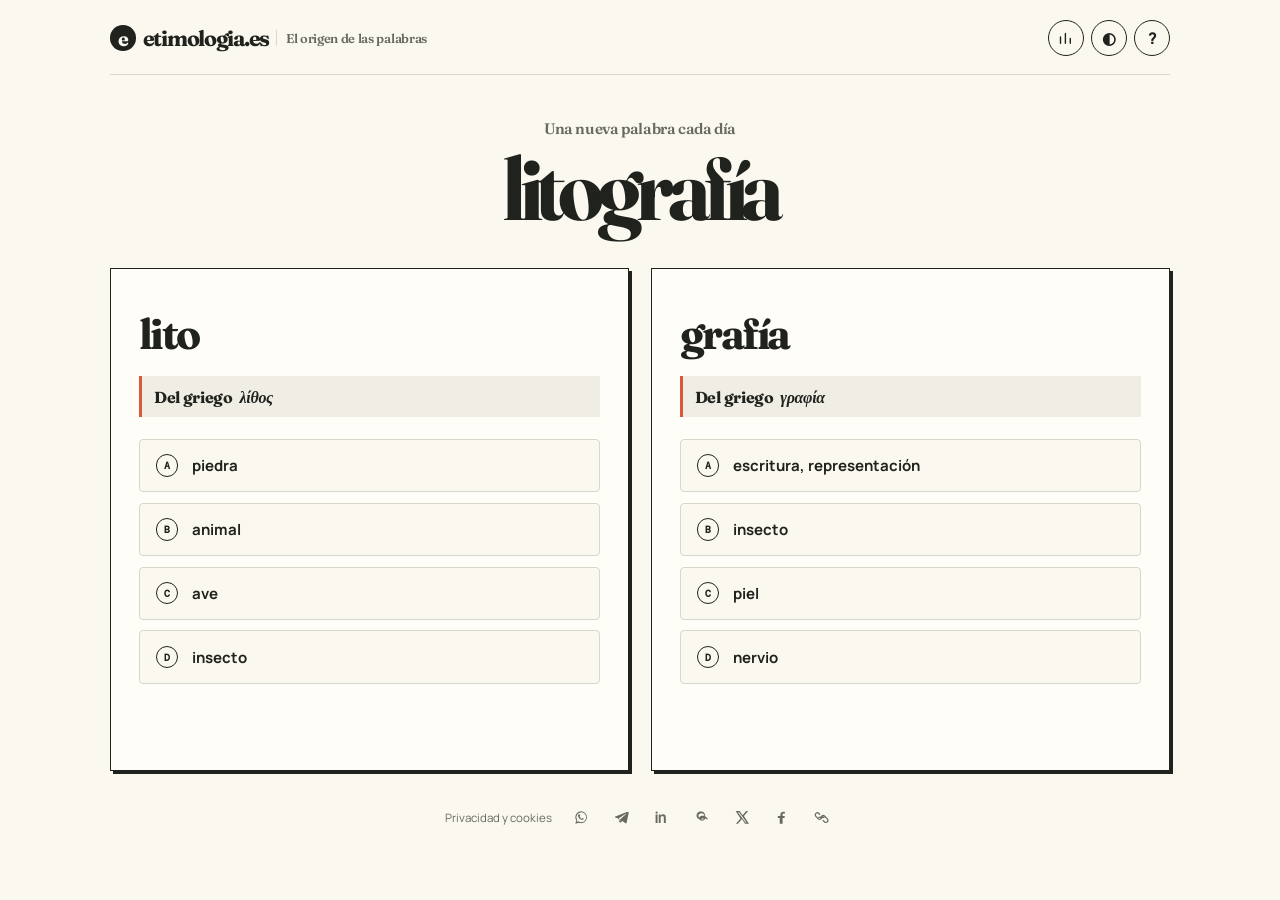
<file: index.html>
<!doctype html>
<html lang="es">
  <head>
    <meta charset="UTF-8" />
    <meta name="viewport" content="width=device-width, initial-scale=1.0" />
    <meta name="description" content="Descubre cada día el origen de una palabra, sus raíces y cómo se forma. Un juego gratuito de etimología en español." />
    <meta name="robots" content="index, follow, max-image-preview:large, max-snippet:-1, max-video-preview:-1" />
    <meta name="googlebot" content="index, follow, max-image-preview:large, max-snippet:-1" />
    <meta name="author" content="etimologia.es" />
    <meta name="theme-color" content="#f7f3e7" media="(prefers-color-scheme: light)" />
    <meta name="theme-color" content="#20221e" media="(prefers-color-scheme: dark)" />
    <link rel="canonical" href="https://etimologia.es/" />
    <link rel="alternate" type="text/markdown" href="https://etimologia.es/llms.txt" title="Resumen para asistentes de IA" />
    <link rel="describedby" type="text/markdown" href="https://etimologia.es/llms.txt" />
    <link rel="manifest" href="/site.webmanifest" />
    <meta property="og:locale" content="es_ES" />
    <meta property="og:type" content="website" />
    <meta property="og:site_name" content="etimologia.es" />
    <meta property="og:title" content="etimologia.es · El origen de las palabras" />
    <meta property="og:description" content="Descubre cada día el origen de una palabra, sus raíces y cómo se forma." />
    <meta property="og:url" content="https://etimologia.es/" />
    <meta property="og:image" content="https://etimologia.es/social-card.webp" />
    <meta property="og:image:secure_url" content="https://etimologia.es/social-card.webp" />
    <meta property="og:image:type" content="image/webp" />
    <meta property="og:image:width" content="1200" />
    <meta property="og:image:height" content="630" />
    <meta property="og:image:alt" content="etimologia.es, juego diario sobre el origen de las palabras" />
    <meta name="twitter:card" content="summary_large_image" />
    <meta name="twitter:title" content="etimologia.es · El origen de las palabras" />
    <meta name="twitter:description" content="Un juego diario de etimología en español." />
    <meta name="twitter:image" content="https://etimologia.es/social-card.webp" />
    <meta name="twitter:image:alt" content="etimologia.es, juego diario sobre el origen de las palabras" />
    <title>Etimología: el origen de las palabras | etimologia.es</title>
    <link rel="icon" type="image/x-icon" href="/favicon.ico?v=1" />
    <link rel="preconnect" href="https://fonts.googleapis.com" />
    <link rel="preconnect" href="https://fonts.gstatic.com" crossorigin />
    <link
      href="https://fonts.googleapis.com/css2?family=DM+Mono:wght@400;500&family=Fraunces:opsz,wght@9..144,600;9..144,700&family=Manrope:wght@400;500;600;700;800&display=swap"
      rel="stylesheet"
    />
    <link rel="stylesheet" href="styles.css" />
    <script async src="https://pagead2.googlesyndication.com/pagead/js/adsbygoogle.js?client=ca-pub-7165754296396790" crossorigin="anonymous"></script>
    <!-- Google tag (gtag.js) -->
    <script async src="https://www.googletagmanager.com/gtag/js?id=G-D0TKJMXSBP"></script>
    <script>
      window.dataLayer = window.dataLayer || [];
      function gtag(){dataLayer.push(arguments);}
      gtag('js', new Date());
      gtag('config', 'G-D0TKJMXSBP');
    </script>
    <script type="application/ld+json">
      {
        "@context": "https://schema.org",
        "@graph": [
          {
            "@type": "WebSite",
            "@id": "https://etimologia.es/#website",
            "url": "https://etimologia.es/",
            "name": "etimologia.es",
            "description": "Juego diario para descubrir el origen, las raíces y la formación de palabras en español.",
            "inLanguage": "es-ES"
          },
          {
            "@type": "WebApplication",
            "@id": "https://etimologia.es/#app",
            "name": "etimologia.es",
            "url": "https://etimologia.es/",
            "applicationCategory": "EducationalApplication",
            "applicationSubCategory": "Juego de etimología",
            "operatingSystem": "Web",
            "isAccessibleForFree": true,
            "inLanguage": "es-ES",
            "description": "Aplicación educativa gratuita para conocer el origen y la etimología de una palabra diaria.",
            "keywords": "etimología, raíces de palabras, origen de las palabras, idioma español, juego de palabras"
          }
        ]
      }
    </script>
  </head>
  <body>
    <main class="shell">
      <header class="topbar">
        <a class="brand" href="#inicio" aria-label="etimologia.es, inicio">
          <span class="brand-mark">e</span><span class="brand-name">etimologia.es</span><h1 class="brand-tagline" id="site-heading">El origen de las palabras</h1>
        </a>
        <div class="topbar-actions">
          <button class="icon-button" id="stats-button" aria-label="Ver tus estadísticas" title="Estadísticas">
            <svg viewBox="0 0 24 24" aria-hidden="true"><path d="M5 19V10M12 19V5M19 19v-7" /></svg>
          </button>
          <button class="icon-button" id="theme-toggle" aria-label="Cambiar tema" title="Cambiar tema"><span aria-hidden="true">◐</span></button>
          <button class="icon-button" id="how-to-play" aria-label="Cómo jugar" title="Ayuda">?</button>
        </div>
      </header>

      <section class="game" id="inicio" aria-labelledby="site-heading">
        <h2 class="daily-heading">Una nueva palabra cada día</h2>
        <p id="word" class="word" aria-label="Palabra del reto"></p>
        <div class="reveal-stage" id="reveal-stage">
          <div class="question-panel">
            <div class="roots-grid" id="roots-grid" aria-live="polite"></div>
          </div>

          <dialog class="result result-modal" id="result" aria-labelledby="result-title">
            <button class="dialog-close" id="close-result" aria-label="Cerrar resultado">×</button>
            <header class="result-header">
              <p class="result-kicker">RETO COMPLETADO</p>
              <h2 id="result-title"></h2>
              <p class="result-score-label">Tu puntuación</p>
              <div class="score-badge"><span id="score">0</span><span aria-hidden="true"> / </span><span id="max-score">2</span><small> aciertos</small></div>
            </header>
            <div class="result-details">
              <section class="result-detail">
                <p class="result-section-label" id="result-definition-label">DEFINICIÓN</p>
                <p class="result-definition" id="result-definition"></p>
                <a class="rae-link" id="rae-link" href="https://dle.rae.es/" target="_blank" rel="noopener noreferrer">Consultar en el DLE</a>
              </section>
              <section class="result-detail">
                <p class="result-section-label">CÓMO SE FORMA</p>
                <p id="result-copy"></p>
              </section>
            </div>
            <section class="result-share" aria-label="Compartir resultado">
              <p class="result-share-label">Reta a alguien a superarte</p>
              <div class="share-options" id="share-options" aria-label="Elige dónde compartir el resultado">
              <button type="button" class="share-option share-whatsapp" data-platform="whatsapp" aria-label="Compartir por WhatsApp" title="WhatsApp">
                <svg viewBox="0 0 24 24" aria-hidden="true"><path d="M12 3.2a8.6 8.6 0 0 0-7.4 13L3.4 21l4.9-1.2A8.6 8.6 0 1 0 12 3.2Zm0 15.6a7 7 0 0 1-3.6-1l-.3-.2-2.9.7.8-2.8-.2-.3A7 7 0 1 1 12 18.8Zm3.8-5.2c-.2-.1-1.3-.6-1.5-.7s-.4-.1-.5.1-.6.7-.7.8-.3.2-.5.1a5.8 5.8 0 0 1-1.7-1.1 6.2 6.2 0 0 1-1.2-1.6c-.1-.2 0-.4.1-.5l.3-.4.2-.4c.1-.1 0-.3 0-.4s-.5-1.2-.7-1.6c-.2-.4-.4-.3-.5-.3h-.5c-.2 0-.4.1-.6.3s-.8.8-.8 1.9.8 2.1.9 2.2a8 8 0 0 0 3.1 3c.4.2.7.3 1 .4.4.1.8.1 1.1.1.3 0 1.3-.5 1.5-1 .2-.5.2-1 .2-1.1 0-.1-.2-.2-.4-.3Z"/></svg>
              </button>
              <button type="button" class="share-option share-telegram" data-platform="telegram" aria-label="Compartir por Telegram" title="Telegram">
                <svg viewBox="0 0 24 24" aria-hidden="true"><path d="m20.5 4.1-17 6.6c-1.2.5-1.2 1.2-.2 1.5l4.4 1.4 1.7 5.1c.2.6.1.8.8.8.5 0 .8-.2 1.1-.5l2.1-2 4.4 3.3c.8.4 1.4.2 1.6-.8l2.9-13.6c.3-1.2-.5-1.8-1.4-1.4Zm-12.1 9 9.9-6.2c.5-.3.9-.1.5.3l-8.4 7.6-.3 3.2-1.7-5Z"/></svg>
              </button>
              <button type="button" class="share-option share-linkedin" data-platform="linkedin" aria-label="Compartir en LinkedIn" title="LinkedIn">
                <svg viewBox="0 0 24 24" aria-hidden="true"><path d="M5.1 3.5a1.6 1.6 0 1 1 0 3.2 1.6 1.6 0 0 1 0-3.2ZM3.7 8h2.8v12H3.7V8Zm4.6 0H11v1.6h.1c.4-.8 1.5-2 3.2-2 3.4 0 4 2.2 4 5.2V20h-2.8v-6.4c0-1.5 0-3.5-2.1-3.5s-2.5 1.7-2.5 3.4V20H8.2V8Z"/></svg>
              </button>
              <button type="button" class="share-option share-threads" data-platform="threads" aria-label="Compartir en Threads" title="Threads">
                <svg viewBox="0 0 24 24" aria-hidden="true"><path d="M12.1 3.2c-4.2 0-7.1 2.6-7.1 6.2 0 2.7 1.7 4.8 4.6 5.6.3.1.6 0 .7-.3l.3-1.1c.1-.3-.1-.6-.4-.7-1.5-.5-2.4-1.6-2.4-3.2 0-2 1.7-3.5 4.2-3.5 2.6 0 4.1 1.4 4.4 3.7-1-.2-2.1-.3-3.2-.2-2.6.1-4.3 1.4-4.3 3.5 0 2 1.6 3.4 3.9 3.4 2.5 0 4.1-1.4 4.8-3.3.7.4 1.3.9 1.8 1.5.2.2.5.2.8 0l.8-.7c.2-.2.2-.5 0-.8-.8-.9-1.9-1.7-3.3-2.2-.1-5-2.5-8-7.6-8Zm.8 10.2c.8 0 1.7.1 2.6.3-.4 1.1-1.3 1.7-2.5 1.7-.7 0-1.2-.4-1.2-1 0-.6.4-1 1.1-1Z"/></svg>
              </button>
              <button type="button" class="share-option share-x" data-platform="x" aria-label="Compartir en X" title="X">
                <svg viewBox="0 0 24 24" aria-hidden="true"><path d="M18.9 3h2.8l-6.1 7 7.2 11h-5.6l-4.4-6.7L7 21H4.2l6.5-7.5L3.8 3h5.8l4 6.1L18.9 3Zm-1 16.2h1.6L8.7 4.7H7l10.9 14.5Z"/></svg>
              </button>
              <button type="button" class="share-option share-facebook" data-platform="facebook" aria-label="Compartir en Facebook" title="Facebook">
                <svg viewBox="0 0 24 24" aria-hidden="true"><path d="M13.7 21v-8h2.7l.4-3h-3.1V8.1c0-.9.3-1.5 1.6-1.5h1.7V3.9c-.3 0-1.3-.1-2.4-.1-2.4 0-4 1.5-4 4.1V10H6.9v3h2.7v8h4.1Z"/></svg>
              </button>
              <button type="button" class="share-option share-native" data-platform="copy" aria-label="Copiar link" title="Copiar link">
                <svg viewBox="0 0 24 24" aria-hidden="true"><path d="M9.5 7.5 8 6a3 3 0 0 0-4.2 4.2l3.5 3.5a3 3 0 0 0 4.2 0l1.5-1.5M14.5 16.5 16 18a3 3 0 1 0 4.2-4.2l-3.5-3.5a3 3 0 0 0-4.2 0L11 11.8M8.5 12h7"/></svg>
              </button>
              </div>
              <p class="share-status" id="share-status" aria-live="polite"></p>
            </section>
          </dialog>
        </div>

      </section>
    </main>

    <footer class="site-footer" aria-label="Enlaces y compartir etimologia.es">
      <a class="site-footer-link" href="/privacidad.html">Privacidad y cookies</a>
      <button type="button" class="footer-share share-whatsapp" data-footer-platform="whatsapp" aria-label="Compartir etimologia.es por WhatsApp" title="Compartir por WhatsApp">
        <svg viewBox="0 0 24 24" aria-hidden="true"><path d="M12 3.2a8.6 8.6 0 0 0-7.4 13L3.4 21l4.9-1.2A8.6 8.6 0 1 0 12 3.2Zm0 15.6a7 7 0 0 1-3.6-1l-.3-.2-2.9.7.8-2.8-.2-.3A7 7 0 1 1 12 18.8Zm3.8-5.2c-.2-.1-1.3-.6-1.5-.7s-.4-.1-.5.1-.6.7-.7.8-.3.2-.5.1a5.8 5.8 0 0 1-1.7-1.1 6.2 6.2 0 0 1-1.2-1.6c-.1-.2 0-.4.1-.5l.3-.4.2-.4c.1-.1 0-.3 0-.4s-.5-1.2-.7-1.6c-.2-.4-.4-.3-.5-.3h-.5c-.2 0-.4.1-.6.3s-.8.8-.8 1.9.8 2.1.9 2.2a8 8 0 0 0 3.1 3c.4.2.7.3 1 .4.4.1.8.1 1.1.1.3 0 1.3-.5 1.5-1 .2-.5.2-1 .2-1.1 0-.1-.2-.2-.4-.3Z"/></svg>
      </button>
      <button type="button" class="footer-share share-telegram" data-footer-platform="telegram" aria-label="Compartir etimologia.es por Telegram" title="Compartir por Telegram">
        <svg viewBox="0 0 24 24" aria-hidden="true"><path d="m20.5 4.1-17 6.6c-1.2.5-1.2 1.2-.2 1.5l4.4 1.4 1.7 5.1c.2.6.1.8.8.8.5 0 .8-.2 1.1-.5l2.1-2 4.4 3.3c.8.4 1.4.2 1.6-.8l2.9-13.6c.3-1.2-.5-1.8-1.4-1.4Zm-12.1 9 9.9-6.2c.5-.3.9-.1.5.3l-8.4 7.6-.3 3.2-1.7-5Z"/></svg>
      </button>
      <button type="button" class="footer-share share-linkedin" data-footer-platform="linkedin" aria-label="Compartir etimologia.es en LinkedIn" title="Compartir en LinkedIn">
        <svg viewBox="0 0 24 24" aria-hidden="true"><path d="M5.1 3.5a1.6 1.6 0 1 1 0 3.2 1.6 1.6 0 0 1 0-3.2ZM3.7 8h2.8v12H3.7V8Zm4.6 0H11v1.6h.1c.4-.8 1.5-2 3.2-2 3.4 0 4 2.2 4 5.2V20h-2.8v-6.4c0-1.5 0-3.5-2.1-3.5s-2.5 1.7-2.5 3.4V20H8.2V8Z"/></svg>
      </button>
      <button type="button" class="footer-share share-threads" data-footer-platform="threads" aria-label="Compartir etimologia.es en Threads" title="Compartir en Threads">
        <svg viewBox="0 0 24 24" aria-hidden="true"><path d="M12.1 3.2c-4.2 0-7.1 2.6-7.1 6.2 0 2.7 1.7 4.8 4.6 5.6.3.1.6 0 .7-.3l.3-1.1c.1-.3-.1-.6-.4-.7-1.5-.5-2.4-1.6-2.4-3.2 0-2 1.7-3.5 4.2-3.5 2.6 0 4.1 1.4 4.4 3.7-1-.2-2.1-.3-3.2-.2-2.6.1-4.3 1.4-4.3 3.5 0 2 1.6 3.4 3.9 3.4 2.5 0 4.1-1.4 4.8-3.3.7.4 1.3.9 1.8 1.5.2.2.5.2.8 0l.8-.7c.2-.2.2-.5 0-.8-.8-.9-1.9-1.7-3.3-2.2-.1-5-2.5-8-7.6-8Zm.8 10.2c.8 0 1.7.1 2.6.3-.4 1.1-1.3 1.7-2.5 1.7-.7 0-1.2-.4-1.2-1 0-.6.4-1 1.1-1Z"/></svg>
      </button>
      <button type="button" class="footer-share share-x" data-footer-platform="x" aria-label="Compartir etimologia.es en X" title="Compartir en X">
        <svg viewBox="0 0 24 24" aria-hidden="true"><path d="M18.9 3h2.8l-6.1 7 7.2 11h-5.6l-4.4-6.7L7 21H4.2l6.5-7.5L3.8 3h5.8l4 6.1L18.9 3Zm-1 16.2h1.6L8.7 4.7H7l10.9 14.5Z"/></svg>
      </button>
      <button type="button" class="footer-share share-facebook" data-footer-platform="facebook" aria-label="Compartir etimologia.es en Facebook" title="Compartir en Facebook">
        <svg viewBox="0 0 24 24" aria-hidden="true"><path d="M13.7 21v-8h2.7l.4-3h-3.1V8.1c0-.9.3-1.5 1.6-1.5h1.7V3.9c-.3 0-1.3-.1-2.4-.1-2.4 0-4 1.5-4 4.1V10H6.9v3h2.7v8h4.1Z"/></svg>
      </button>
      <button type="button" class="footer-share share-native" data-footer-platform="copy" aria-label="Copiar link de etimologia.es" title="Copiar link">
        <svg viewBox="0 0 24 24" aria-hidden="true"><path d="M9.5 7.5 8 6a3 3 0 0 0-4.2 4.2l3.5 3.5a3 3 0 0 0 4.2 0l1.5-1.5M14.5 16.5 16 18a3 3 0 1 0 4.2-4.2l-3.5-3.5a3 3 0 0 0-4.2 0L11 11.8M8.5 12h7"/></svg>
      </button>
      <span class="sr-only" id="footer-share-status" aria-live="polite"></span>
    </footer>

    <dialog id="instructions">
      <button class="dialog-close" id="close-instructions" aria-label="Cerrar">×</button>
      <p class="eyebrow">CÓMO JUGAR</p>
      <h2>Las palabras tienen historia.</h2>
      <p class="help-story">Muchas palabras son pequeñas cápsulas de viaje: pasan del griego o del latín al español y conservan pistas de su significado original. Aquí las abrimos por sus raíces.</p>
      <ol class="help-steps">
        <li>Observa la palabra y las raíces que la forman.</li>
        <li>Elige qué significa cada raíz.</li>
        <li>Descubre la definición y cómo se construyó la palabra.</li>
      </ol>
      <button class="primary-button" id="start-button">Empezar</button>
    </dialog>

    <dialog id="stats-dialog" aria-labelledby="stats-title">
      <button class="dialog-close" id="close-stats" aria-label="Cerrar estadísticas">×</button>
      <p class="eyebrow">TU PROGRESO</p>
      <h2 id="stats-title">Estadísticas</h2>
      <div class="stats-grid">
        <div class="stat"><strong id="stats-played">0</strong><span>partidas</span></div>
        <div class="stat"><strong id="stats-correct">0</strong><span>aciertos</span></div>
        <div class="stat"><strong id="stats-average">0%</strong><span>media</span></div>
        <div class="stat"><strong id="stats-streak">0</strong><span>racha de días</span></div>
      </div>
      <section class="activity" aria-labelledby="activity-title">
        <div class="activity-heading"><span id="activity-title">ÚLTIMOS 7 DÍAS</span><span id="stats-active-days"></span></div>
        <div class="activity-chart" id="stats-chart" role="img" aria-label="Actividad de los últimos siete días"></div>
        <p class="chart-key">La altura indica los aciertos de cada partida.</p>
      </section>
      <p class="stats-note">Estas estadísticas se guardan solo en este navegador.</p>
    </dialog>

    <noscript>
      <section>
        <h1>Etimología: el origen de las palabras</h1>
        <p>etimologia.es es un juego educativo gratuito en español. Cada día propone una palabra y permite descubrir de qué raíces procede y cómo se forma.</p>
        <p>Activa JavaScript para jugar al reto diario y consultar la explicación etimológica.</p>
      </section>
    </noscript>
    <script src="word-bank.js"></script>
    <script src="app.js"></script>
    <script type="text/javascript" src="https://storage.ko-fi.com/cdn/widget/Widget_2.js"></script>
    <script>
      kofiwidget2.init("¿Me invitas a un café?", "#20221e", "S6Y5288DIK");
      kofiwidget2.draw();
    </script>
  </body>
</html>
</file>
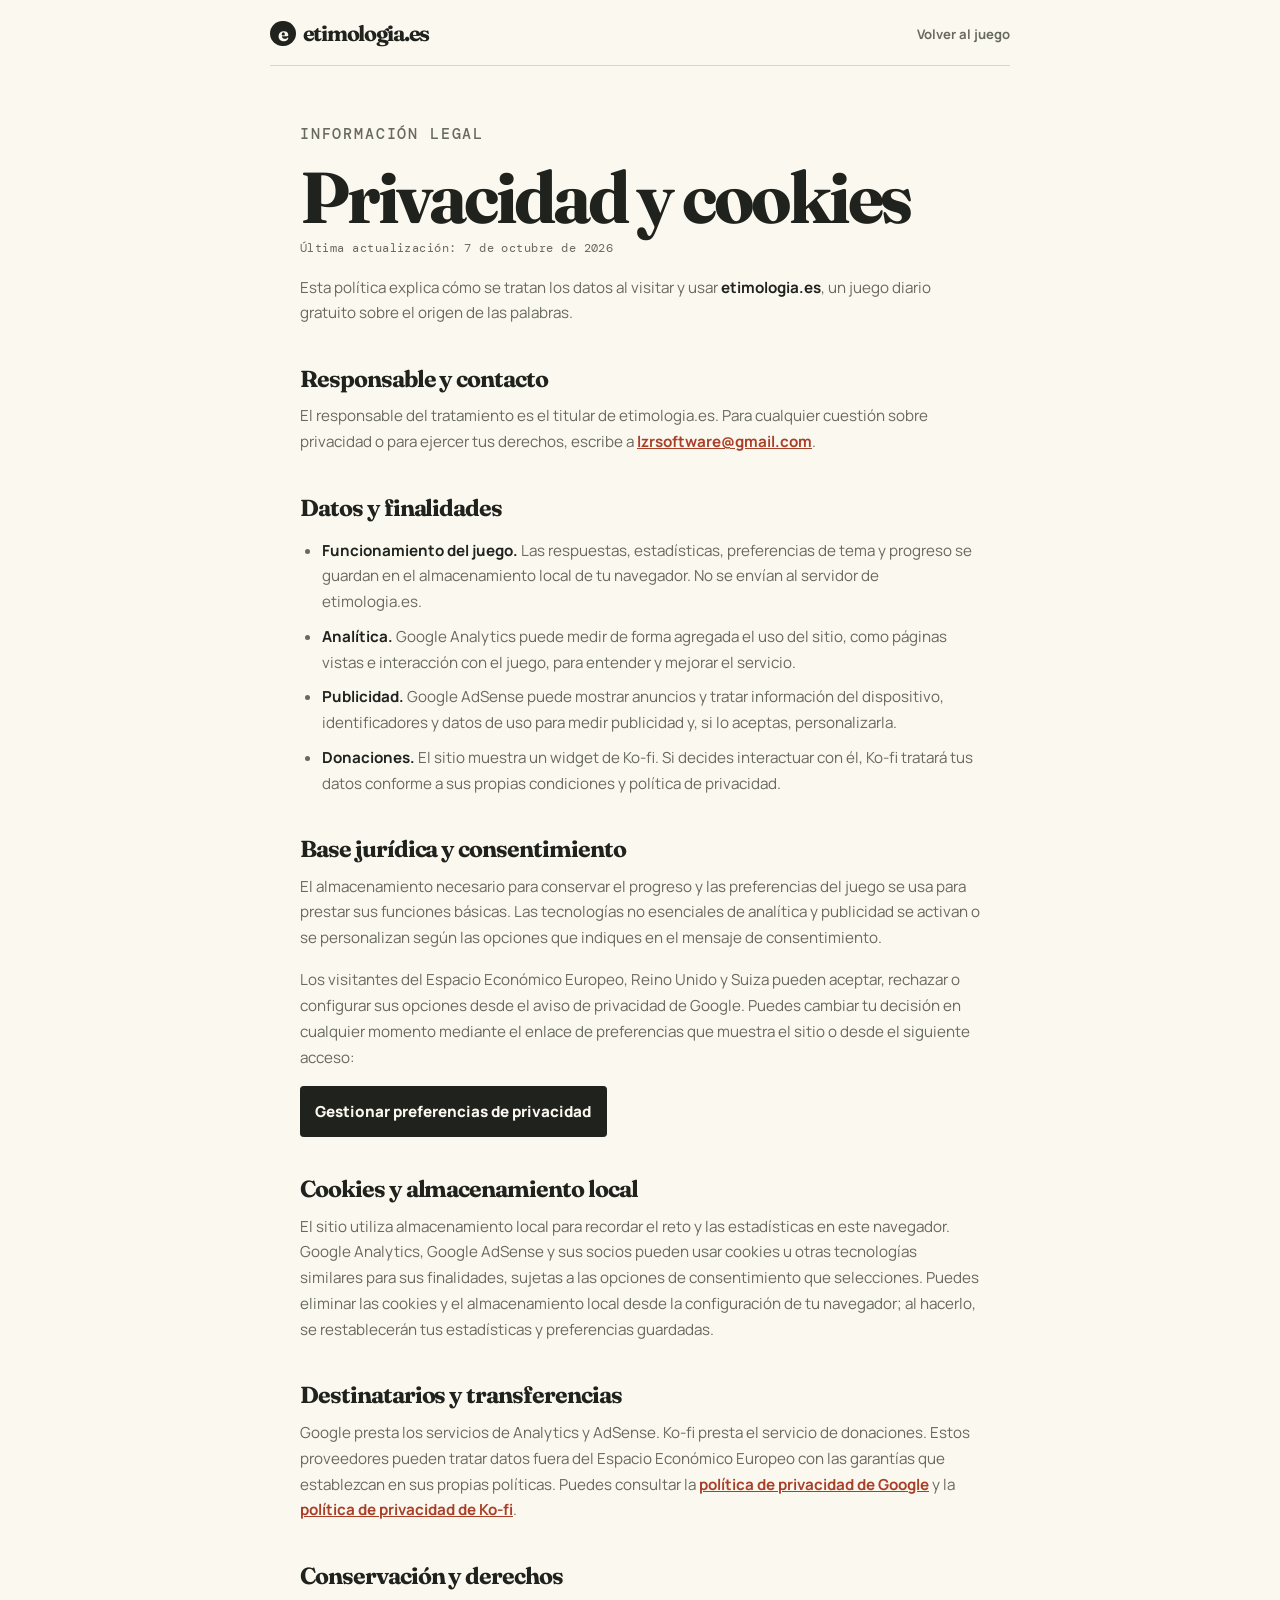
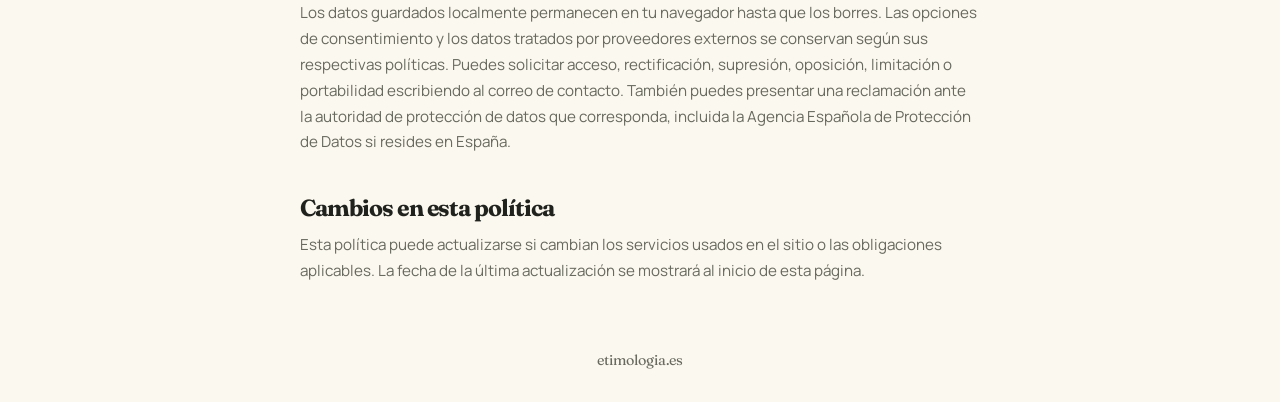
<file: privacidad.html>
<!doctype html>
<html lang="es">
  <head>
    <meta charset="UTF-8" />
    <meta name="viewport" content="width=device-width, initial-scale=1.0" />
    <meta name="description" content="Política de privacidad y cookies de etimologia.es." />
    <meta name="robots" content="index, follow" />
    <title>Privacidad y cookies | etimologia.es</title>
    <link rel="icon" type="image/x-icon" href="/favicon.ico?v=1" />
    <link rel="preconnect" href="https://fonts.googleapis.com" />
    <link rel="preconnect" href="https://fonts.gstatic.com" crossorigin />
    <link href="https://fonts.googleapis.com/css2?family=DM+Mono:wght@400;500&family=Fraunces:opsz,wght@9..144,600;9..144,700&family=Manrope:wght@400;500;600;700;800&display=swap" rel="stylesheet" />
    <link rel="stylesheet" href="styles.css" />
    <script async src="https://pagead2.googlesyndication.com/pagead/js/adsbygoogle.js?client=ca-pub-7165754296396790" crossorigin="anonymous"></script>
  </head>
  <body>
    <main class="legal-shell">
      <header class="legal-header">
        <a class="brand" href="/" aria-label="Volver a etimologia.es">
          <span class="brand-mark">e</span><span class="brand-name">etimologia.es</span>
        </a>
        <a class="legal-back" href="/">Volver al juego</a>
      </header>

      <article class="legal-copy">
        <p class="eyebrow">INFORMACIÓN LEGAL</p>
        <h1>Privacidad y cookies</h1>
        <p class="legal-updated">Última actualización: 7 de octubre de 2026</p>
        <p>Esta política explica cómo se tratan los datos al visitar y usar <strong>etimologia.es</strong>, un juego diario gratuito sobre el origen de las palabras.</p>

        <section>
          <h2>Responsable y contacto</h2>
          <p>El responsable del tratamiento es el titular de etimologia.es. Para cualquier cuestión sobre privacidad o para ejercer tus derechos, escribe a <a href="mailto:lzrsoftware@gmail.com">lzrsoftware@gmail.com</a>.</p>
        </section>

        <section>
          <h2>Datos y finalidades</h2>
          <ul>
            <li><strong>Funcionamiento del juego.</strong> Las respuestas, estadísticas, preferencias de tema y progreso se guardan en el almacenamiento local de tu navegador. No se envían al servidor de etimologia.es.</li>
            <li><strong>Analítica.</strong> Google Analytics puede medir de forma agregada el uso del sitio, como páginas vistas e interacción con el juego, para entender y mejorar el servicio.</li>
            <li><strong>Publicidad.</strong> Google AdSense puede mostrar anuncios y tratar información del dispositivo, identificadores y datos de uso para medir publicidad y, si lo aceptas, personalizarla.</li>
            <li><strong>Donaciones.</strong> El sitio muestra un widget de Ko-fi. Si decides interactuar con él, Ko-fi tratará tus datos conforme a sus propias condiciones y política de privacidad.</li>
          </ul>
        </section>

        <section>
          <h2>Base jurídica y consentimiento</h2>
          <p>El almacenamiento necesario para conservar el progreso y las preferencias del juego se usa para prestar sus funciones básicas. Las tecnologías no esenciales de analítica y publicidad se activan o se personalizan según las opciones que indiques en el mensaje de consentimiento.</p>
          <p>Los visitantes del Espacio Económico Europeo, Reino Unido y Suiza pueden aceptar, rechazar o configurar sus opciones desde el aviso de privacidad de Google. Puedes cambiar tu decisión en cualquier momento mediante el enlace de preferencias que muestra el sitio o desde el siguiente acceso:</p>
          <p><button class="legal-preferences" type="button" id="privacy-settings">Gestionar preferencias de privacidad</button></p>
        </section>

        <section>
          <h2>Cookies y almacenamiento local</h2>
          <p>El sitio utiliza almacenamiento local para recordar el reto y las estadísticas en este navegador. Google Analytics, Google AdSense y sus socios pueden usar cookies u otras tecnologías similares para sus finalidades, sujetas a las opciones de consentimiento que selecciones. Puedes eliminar las cookies y el almacenamiento local desde la configuración de tu navegador; al hacerlo, se restablecerán tus estadísticas y preferencias guardadas.</p>
        </section>

        <section>
          <h2>Destinatarios y transferencias</h2>
          <p>Google presta los servicios de Analytics y AdSense. Ko-fi presta el servicio de donaciones. Estos proveedores pueden tratar datos fuera del Espacio Económico Europeo con las garantías que establezcan en sus propias políticas. Puedes consultar la <a href="https://policies.google.com/privacy" target="_blank" rel="noopener noreferrer">política de privacidad de Google</a> y la <a href="https://more.ko-fi.com/privacy" target="_blank" rel="noopener noreferrer">política de privacidad de Ko-fi</a>.</p>
        </section>

        <section>
          <h2>Conservación y derechos</h2>
          <p>Los datos guardados localmente permanecen en tu navegador hasta que los borres. Las opciones de consentimiento y los datos tratados por proveedores externos se conservan según sus respectivas políticas. Puedes solicitar acceso, rectificación, supresión, oposición, limitación o portabilidad escribiendo al correo de contacto. También puedes presentar una reclamación ante la autoridad de protección de datos que corresponda, incluida la Agencia Española de Protección de Datos si resides en España.</p>
        </section>

        <section>
          <h2>Cambios en esta política</h2>
          <p>Esta política puede actualizarse si cambian los servicios usados en el sitio o las obligaciones aplicables. La fecha de la última actualización se mostrará al inicio de esta página.</p>
        </section>
      </article>
    </main>
    <footer class="legal-footer"><a href="/">etimologia.es</a></footer>
    <script>
      document.querySelector("#privacy-settings").addEventListener("click", () => {
        window.googlefc?.callbackQueue?.push(window.googlefc.showRevocationMessage);
      });
    </script>
  </body>
</html>
</file>
<file: styles.css>
:root {
  --paper: #fbf8ef;
  --ink: #20221e;
  --muted: #68695f;
  --line: #d9d6ca;
  --accent: #d85a3c;
  --accent-deep: #aa3f28;
  --yellow: #f5d66d;
  --success: #39795f;
  --mist: #efede4;
  --kofi-hover: #bdbdbd;
  --kofi-button-background: var(--ink);
  --kofi-button-color: var(--paper);
  --kofi-button-hover-background: var(--kofi-hover);
  --kofi-button-hover-color: var(--ink);
  --shadow: 3px 3px 0 #20221e;
}

* { box-sizing: border-box; }
html { scroll-behavior: smooth; }
body {
  min-width: 320px;
  margin: 0;
  color: var(--ink);
  background: var(--paper);
  font-family: Manrope, sans-serif;
}
button { font: inherit; }
button:focus-visible, a:focus-visible { outline: 3px solid var(--accent); outline-offset: 3px; }

.shell {
  width: min(100%, 1100px);
  margin: 0 auto;
  padding-inline: 1.25rem;
}
.topbar {
  display: flex;
  align-items: center;
  justify-content: space-between;
  padding: 1.25rem 0 1.1rem;
  border-bottom: 1px solid var(--line);
}
.brand { display: inline-flex; align-items: center; gap: .45rem; color: var(--ink); font-family: Fraunces, serif; font-size: 1.35rem; font-weight: 700; letter-spacing: -.06em; text-decoration: none; }
.brand-mark { display: grid; width: 1.6rem; height: 1.6rem; place-items: center; color: var(--paper); background: var(--ink); border-radius: 50%; font-family: Fraunces, serif; font-size: 1.25rem; }
.brand-tagline { margin: 0; padding-left: .55rem; border-left: 1px solid var(--line); color: var(--muted); font-family: Fraunces, serif; font-size: .8rem; font-weight: 600; letter-spacing: -.025em; }
.topbar-actions { display: flex; gap: .45rem; }
.icon-button { display: grid; width: 2.25rem; height: 2.25rem; padding: 0; cursor: pointer; color: var(--ink); background: transparent; border: 1px solid var(--ink); border-radius: 50%; font-weight: 800; place-items: center; }
.icon-button:hover { color: var(--paper); background: var(--ink); }
.icon-button svg { width: 1.05rem; height: 1.05rem; fill: none; stroke: currentColor; stroke-linecap: round; stroke-width: 2; }

.game { padding: 2.8rem 0 2rem; text-align: center; }
.daily-heading { margin: 0 0 .65rem; color: var(--muted); font-family: Fraunces, serif; font-size: .95rem; font-weight: 600; letter-spacing: -.025em; }
.site-footer { display: flex; justify-content: center; gap: .7rem; width: min(100%, 1100px); margin: 0 auto; padding: 0 1.25rem 2rem; }
.site-footer-link { align-self: center; margin-right: .25rem; color: var(--muted); font-size: .72rem; text-decoration: none; }
.site-footer-link:hover { color: var(--accent); text-decoration: underline; }
.footer-share { display: grid; width: 1.8rem; height: 1.8rem; padding: 0; place-items: center; cursor: pointer; color: var(--muted); background: transparent; border: 0; }
.footer-share svg { width: 1.05rem; height: 1.05rem; fill: currentColor; }
.footer-share:hover, .footer-share:focus-visible { color: var(--accent); }
.sr-only { position: absolute; width: 1px; height: 1px; padding: 0; overflow: hidden; clip: rect(0, 0, 0, 0); white-space: nowrap; border: 0; }
.eyebrow-row { display: flex; justify-content: space-between; align-items: center; gap: 1rem; }
.eyebrow, .root-label, .result-kicker { margin: 0; color: var(--muted); font-family: "DM Mono", monospace; font-size: .7rem; font-weight: 500; letter-spacing: .12em; }
.portal-number { font-family: Fraunces, serif; font-size: 1.15em; font-variant-numeric: lining-nums; letter-spacing: 0; }
.streak #streak, .score-badge span, .activity-value { font-family: Fraunces, serif; font-variant-numeric: lining-nums; }
.streak { margin: 0; color: var(--accent-deep); font-size: .78rem; font-weight: 800; }
.prompt { margin: 0; color: var(--muted); font-size: .9rem; font-weight: 700; }
.word { margin: .6rem 0 .8rem; font-family: Fraunces, Georgia, serif; font-size: clamp(3rem, 13vw, 5.5rem); font-weight: 700; letter-spacing: -.075em; line-height: .9; }
.word-part { color: var(--ink); transition: color .24s ease, text-shadow .24s ease; }
.word-part.active { color: var(--accent); text-shadow: 1px 1px 0 rgb(32 34 30 / .12); }
.word-part.is-highlighted { color: var(--accent); text-shadow: 1px 1px 0 rgb(32 34 30 / .12); }
.word .separator { display: inline-block; margin: 0 .08em; color: var(--muted); font-weight: 600; }
.reveal-stage { margin-top: 2.5rem; }
.question-panel { min-width: 0; }
.roots-grid { display: grid; grid-template-columns: repeat(2, minmax(0, 1fr)); gap: 1.35rem; }
.root-card { padding: 1.75rem; text-align: left; background: #fffdf7; border: 1px solid var(--ink); box-shadow: var(--shadow); transition: transform .18s ease; }
@media (hover: hover) {
  .root-card:hover { transform: scale(1.005); }
}
.root-name { margin-top: .7rem; font-family: Fraunces, serif; font-size: 2.65rem; font-weight: 700; letter-spacing: -.06em; }
.root-facts { margin-top: 1rem; }
.root-fact { min-width: 0; padding: .65rem .75rem; background: var(--mist); border-left: 3px solid var(--accent); }
.fact-label { display: block; margin-bottom: .2rem; color: var(--muted); font-family: "DM Mono", monospace; font-size: .59rem; letter-spacing: .08em; }
.root-fact strong { display: block; overflow-wrap: anywhere; font-family: Fraunces, serif; font-size: 1rem; letter-spacing: -.02em; }
.origin-line { display: flex !important; align-items: baseline; gap: .42rem; }
.origin-term { position: static; display: inline; margin: 0; color: inherit; text-align: left; transform: none; }
.root-hint { margin: .25rem 0 1.35rem; color: var(--muted); font-size: .88rem; }
.answers { display: grid; gap: .65rem; margin-top: 1.35rem; }
.answer {
  display: flex;
  align-items: center;
  gap: .85rem;
  width: 100%;
  min-height: 3.35rem;
  padding: .8rem 1rem;
  cursor: pointer;
  color: var(--ink);
  text-align: left;
  background: var(--paper);
  border: 1px solid var(--line);
  border-radius: .25rem;
  font-size: .94rem;
  font-weight: 700;
  transition: transform .15s ease, border-color .15s ease, background .15s ease;
}
.answer:hover:not(:disabled) { transform: translateX(3px); border-color: var(--ink); }
.answer:disabled { cursor: default; }
.answer-letter { display: grid; width: 1.4rem; height: 1.4rem; flex: 0 0 auto; place-items: center; border: 1px solid currentColor; border-radius: 50%; font-family: "DM Mono", monospace; font-size: .65rem; }
.answer.correct { color: #13523b; background: #dff0df; border-color: var(--success); }
.answer.wrong { color: #8e3025; background: #fae0d9; border-color: var(--accent); }
.answer.reveal { color: #13523b; background: #dff0df; border-color: var(--success); }
.feedback { min-height: 2.1rem; margin: 1.3rem 0 .2rem; color: var(--muted); font-size: .9rem; line-height: 1.5; }
.feedback strong { color: var(--success); }
.next-button, .primary-button, .quiet-button { cursor: pointer; border-radius: .2rem; font-weight: 800; }
.next-button {
  position: fixed;
  z-index: 20;
  bottom: max(1.25rem, env(safe-area-inset-bottom));
  left: 50%;
  min-width: min(17rem, calc(100vw - 2.5rem));
  margin: 0;
  transform: translateX(-50%);
}
.next-button, .primary-button { padding: .9rem 1.15rem; color: var(--paper); background: var(--ink); border: 1px solid var(--ink); box-shadow: none; }
.next-button:hover, .primary-button:hover { color: var(--ink); background: var(--yellow); }
body > .btn-container {
  position: fixed !important;
  bottom: max(1rem, env(safe-area-inset-bottom)) !important;
  left: max(1rem, env(safe-area-inset-left)) !important;
  z-index: 30;
}
.kofi-button {
  color: var(--kofi-button-color) !important;
  background-color: var(--kofi-button-background) !important;
  border: 1px solid var(--kofi-button-background) !important;
  border-radius: .2rem !important;
  box-shadow: none !important;
  font-family: Manrope, sans-serif !important;
}
.kofi-button .kofitext { color: var(--kofi-button-color) !important; }
.kofi-button:hover, .kofi-button:focus-visible {
  color: var(--kofi-button-hover-color) !important;
  background-color: var(--kofi-button-hover-background) !important;
}
.kofi-button:hover .kofitext, .kofi-button:focus-visible .kofitext { color: var(--kofi-button-hover-color) !important; }
.result { margin-top: 2.2rem; padding: 1.35rem; background: var(--paper); border: 1px solid var(--ink); box-shadow: var(--shadow); }
.result h2 { margin: .42rem 0 .78rem; font-family: Fraunces, serif; font-size: clamp(1.65rem, 5vw, 2rem); letter-spacing: -.02em; line-height: 1.12; }
.result p:not(.result-kicker) { max-width: none; margin: 0; font-size: .92rem; line-height: 1.55; }
.result-header { padding: .35rem .25rem .7rem; text-align: center; }
.result-header .result-kicker { color: var(--accent-deep); }
.result-score-label { margin-bottom: .22rem !important; color: var(--muted); font-size: .75rem !important; font-weight: 700; }
.result-details { display: grid; gap: 1.25rem; margin-top: 1rem; }
.result-detail { padding: 0 .25rem; text-align: left; }
.result-section-label { margin: 0 0 .45rem !important; color: var(--accent-deep); font-family: "DM Mono", monospace; font-size: .63rem !important; font-weight: 500; letter-spacing: .1em; }
.result-definition { padding: 0; background: transparent; font-weight: 400; white-space: pre-line; }
.rae-link { display: inline-flex; margin: .55rem 0 0; color: var(--ink); font-size: .82rem; font-weight: 700; text-decoration-color: var(--accent); text-decoration-thickness: 1px; text-underline-offset: .22em; }
.rae-link:hover, .rae-link:focus-visible { color: var(--accent); }
.score-badge { display: inline-flex; align-items: baseline; gap: .08rem; margin: .15rem 0 0; padding: 0; color: var(--ink); font-family: "DM Mono", monospace; font-size: .85rem; }
.score-badge span:first-child { font-size: 1.15rem; }
.score-badge small { margin-left: .22rem; color: var(--muted); font: inherit; font-size: .72rem; }
.result-share { margin-top: 1.45rem; padding-top: 0; }
.result-share-label { margin-bottom: .7rem !important; color: var(--muted); font-size: .78rem !important; font-weight: 700; }
.result-actions { display: flex; justify-content: center; flex-wrap: wrap; gap: .75rem; }
.share-options { display: flex; flex-wrap: nowrap; justify-content: center; gap: .55rem; max-width: none; margin: .9rem auto 0; }
.share-option { display: grid; width: 2.1rem; height: 2.1rem; padding: 0; place-items: center; cursor: pointer; color: var(--ink); background: transparent; border: 0; }
.share-option svg { width: 1.18rem; height: 1.18rem; fill: currentColor; }
.share-native svg { fill: none; stroke: currentColor; stroke-linecap: round; stroke-linejoin: round; stroke-width: 1.8; }
.share-option:hover, .share-option:focus-visible { color: var(--accent-deep); }
.share-status { min-height: 1.35rem; margin: .65rem 0 0 !important; color: var(--muted); font-size: .76rem !important; }
.result-modal {
  width: min(calc(100% - 2.5rem), 33rem);
  margin: auto;
  text-align: center;
  background: var(--paper);
  border-color: var(--ink);
  box-shadow: var(--shadow);
  animation: modal-arrival .34s cubic-bezier(.2, .8, .2, 1) both;
}
.result-modal::backdrop { background: rgb(32 34 30 / .58); backdrop-filter: blur(3px); }
.result-modal .dialog-close { color: var(--ink); }
.result-modal .dialog-close:hover { color: var(--accent); }
.result-modal .primary-button {
  color: var(--ink);
  background: transparent;
  border-color: var(--accent);
  box-shadow: none;
}
.result-modal .primary-button:hover { color: var(--ink); background: transparent; }
@keyframes modal-arrival { from { opacity: 0; transform: translateY(1rem) scale(.97); } to { opacity: 1; transform: translateY(0) scale(1); } }
.quiet-button { padding: .75rem; color: var(--ink); background: transparent; border: 0; text-decoration: underline; }
.footer-note { margin: 3.2rem 0 .2rem; color: var(--muted); font-family: Fraunces, serif; font-size: .95rem; font-style: italic; }

dialog { width: min(calc(100% - 2rem), 440px); padding: 2rem; color: var(--ink); background: #fffdf7; border: 1px solid var(--ink); box-shadow: var(--shadow); }
dialog::backdrop { background: rgb(32 34 30 / .6); }
dialog h2 { margin: .5rem 0; font-family: Fraunces, serif; font-size: 2rem; letter-spacing: -.05em; }
dialog p, dialog li { color: var(--muted); font-size: .92rem; line-height: 1.55; }
dialog ol { padding-left: 1.3rem; }
.help-story { margin: .85rem 0 1.65rem; }
.help-steps { display: grid; gap: .75rem; margin: 0 0 1.65rem; }
#instructions .primary-button { margin-top: .2rem; }
.dialog-close { position: absolute; top: .65rem; right: .75rem; cursor: pointer; color: var(--ink); background: transparent; border: 0; font-size: 1.5rem; }
.stats-grid { display: grid; grid-template-columns: repeat(2, 1fr); gap: .65rem; margin: 1.35rem 0 1rem; }
.stat { padding: .9rem .6rem; text-align: center; background: var(--mist); border-left: 3px solid var(--accent); }
.stat strong { display: block; font-family: Fraunces, serif; font-size: 1.65rem; letter-spacing: -.05em; }
.stat span, .stats-note { color: var(--muted); font-size: .72rem; }
.activity { margin: 1.25rem 0 1rem; text-align: left; }
.activity-heading { display: flex; justify-content: space-between; margin-bottom: .65rem; color: var(--muted); font-family: "DM Mono", monospace; font-size: .63rem; letter-spacing: .08em; }
.activity-chart { display: grid; grid-template-columns: repeat(7, 1fr); align-items: end; gap: .42rem; height: 7.3rem; }
.activity-day { display: grid; grid-template-rows: 1fr auto; gap: .35rem; height: 100%; text-align: center; }
.activity-bar { position: relative; min-height: .25rem; overflow: hidden; background: var(--mist); }
.activity-fill { position: absolute; right: 0; bottom: 0; left: 0; min-height: var(--bar-height); background: var(--accent); transition: min-height .3s ease; }
.activity-day.is-empty .activity-fill { min-height: 0; }
.activity-value { position: absolute; right: 0; bottom: .2rem; left: 0; color: var(--paper); font-size: .7rem; font-weight: 700; text-align: center; }
.activity-day.is-empty .activity-value { color: var(--muted); }
.activity-label { color: var(--muted); font-family: "DM Mono", monospace; font-size: .62rem; text-transform: uppercase; }
.chart-key { margin: .6rem 0 0; color: var(--muted); font-size: .72rem; }
.stats-note { margin: 0; font-style: italic; }

.legal-shell { width: min(100%, 780px); margin: 0 auto; padding: 0 1.25rem 3rem; }
.legal-header { display: flex; align-items: center; justify-content: space-between; gap: 1rem; padding: 1.25rem 0 1.1rem; border-bottom: 1px solid var(--line); }
.legal-back { color: var(--muted); font-size: .82rem; font-weight: 700; text-decoration: none; }
.legal-back:hover { color: var(--accent); text-decoration: underline; }
.legal-copy { max-width: 680px; margin: 3.5rem auto 0; }
.legal-copy h1, .legal-copy h2 { font-family: Fraunces, serif; letter-spacing: -.045em; }
.legal-copy h1 { margin: .55rem 0 .45rem; font-size: clamp(2.7rem, 9vw, 4.5rem); line-height: .95; }
.legal-copy h2 { margin: 2.35rem 0 .65rem; font-size: 1.45rem; }
.legal-copy p, .legal-copy li { color: var(--muted); font-size: .95rem; line-height: 1.7; }
.legal-copy p { margin: 0 0 1rem; }
.legal-copy ul { display: grid; gap: .55rem; padding-left: 1.35rem; }
.legal-copy strong { color: var(--ink); }
.legal-copy a { color: var(--accent-deep); font-weight: 700; }
.legal-updated { font-family: "DM Mono", monospace; font-size: .72rem !important; letter-spacing: .04em; }
.legal-preferences { padding: .7rem .9rem; cursor: pointer; color: var(--paper); background: var(--ink); border: 1px solid var(--ink); border-radius: .2rem; font-weight: 800; }
.legal-preferences:hover { color: var(--ink); background: transparent; }
.legal-footer { width: min(100%, 780px); margin: 0 auto; padding: 0 1.25rem 2rem; text-align: center; }
.legal-footer a { color: var(--muted); font-family: Fraunces, serif; font-size: .9rem; text-decoration: none; }
.legal-footer a:hover { color: var(--accent); }

@media (prefers-color-scheme: dark) {
  :root { --paper: #1e211d; --ink: #f7f3e7; --muted: #bbb8ad; --line: #4a4d46; --mist: #292d27; --yellow: #d6b849; --kofi-hover: #5f5f5f; --kofi-button-background: var(--kofi-hover); --kofi-button-color: var(--ink); --kofi-button-hover-background: var(--ink); --kofi-button-hover-color: var(--paper); --shadow: 3px 3px 0 #f7f3e7; }
  body { background: var(--paper); }
  .root-card, dialog { background: #272a25; }
  .root-fact, .stat { background: #30332d; }
  .answer { background: #30332d; }
  .answer.correct, .answer.reveal { color: #d5f1dd; background: #27533e; }
  .answer.wrong { color: #ffd6cf; background: #73382f; }
  .result-modal { background: var(--mist); border-color: var(--ink); box-shadow: var(--shadow); }
  .result-modal .result-kicker { color: var(--accent); }
}

body[data-theme="light"] { --paper: #fbf8ef; --ink: #20221e; --muted: #68695f; --line: #d9d6ca; --mist: #efede4; --yellow: #f5d66d; --kofi-hover: #bdbdbd; --kofi-button-background: var(--ink); --kofi-button-color: var(--paper); --kofi-button-hover-background: var(--kofi-hover); --kofi-button-hover-color: var(--ink); --shadow: 3px 3px 0 #20221e; background: var(--paper); }
body[data-theme="light"] .root-card, body[data-theme="light"] dialog { background: #fffdf7; }
body[data-theme="light"] .root-fact, body[data-theme="light"] .stat { background: var(--mist); }
body[data-theme="light"] .answer { background: var(--paper); }
body[data-theme="light"] .answer.correct, body[data-theme="light"] .answer.reveal { color: #13523b; background: #dff0df; }
body[data-theme="light"] .answer.wrong { color: #8e3025; background: #fae0d9; }
body[data-theme="light"] .result-modal { background: var(--paper); border-color: var(--ink); box-shadow: var(--shadow); }

body[data-theme="dark"] { --paper: #1e211d; --ink: #f7f3e7; --muted: #bbb8ad; --line: #4a4d46; --mist: #292d27; --yellow: #d6b849; --kofi-hover: #5f5f5f; --kofi-button-background: var(--kofi-hover); --kofi-button-color: var(--ink); --kofi-button-hover-background: var(--ink); --kofi-button-hover-color: var(--paper); --shadow: 3px 3px 0 #f7f3e7; background: var(--paper); }
body[data-theme="dark"] .root-card, body[data-theme="dark"] dialog { background: #272a25; }
body[data-theme="dark"] .root-fact, body[data-theme="dark"] .stat { background: #30332d; }
body[data-theme="dark"] .answer { background: #30332d; }
body[data-theme="dark"] .answer.correct, body[data-theme="dark"] .answer.reveal { color: #d5f1dd; background: #27533e; }
body[data-theme="dark"] .answer.wrong { color: #ffd6cf; background: #73382f; }
body[data-theme="dark"] .result-modal { background: var(--mist); border-color: var(--ink); box-shadow: var(--shadow); }
body[data-theme="dark"] .result-modal .result-kicker { color: var(--accent); }

@media (max-width: 480px) {
  .shell { width: 100%; padding-inline: 1.25rem; }
  .topbar { padding-top: 1rem; }
  .brand { font-size: 1.15rem; }
  .brand-tagline { display: none; }
  .game { padding-top: 2.1rem; }
  .root-card { padding: 1.25rem; box-shadow: 2px 2px 0 var(--ink); }
  .word { font-size: clamp(2.75rem, 16vw, 4.2rem); }
  .result-actions { flex-direction: column; }
  .result { padding: 1.7rem .95rem; }
  .share-options { gap: .28rem; }
  .share-option { width: 2.25rem; height: 2.25rem; }
  .share-option svg { width: 1.35rem; height: 1.35rem; }
  .site-footer { gap: .45rem; }
  .site-footer-link { margin-right: .1rem; font-size: .66rem; }
  .footer-share { width: 2.1rem; height: 2.1rem; }
  .footer-share svg { width: 1.3rem; height: 1.3rem; }
}

@media (max-width: 640px) {
  .roots-grid { grid-template-columns: 1fr; }
  body > .btn-container {
    position: static !important;
    display: block !important;
    margin: 0 1.25rem max(2rem, env(safe-area-inset-bottom)) !important;
  }
}

@media (prefers-reduced-motion: reduce) {
  .result-modal { animation: none; }
}
</file>
